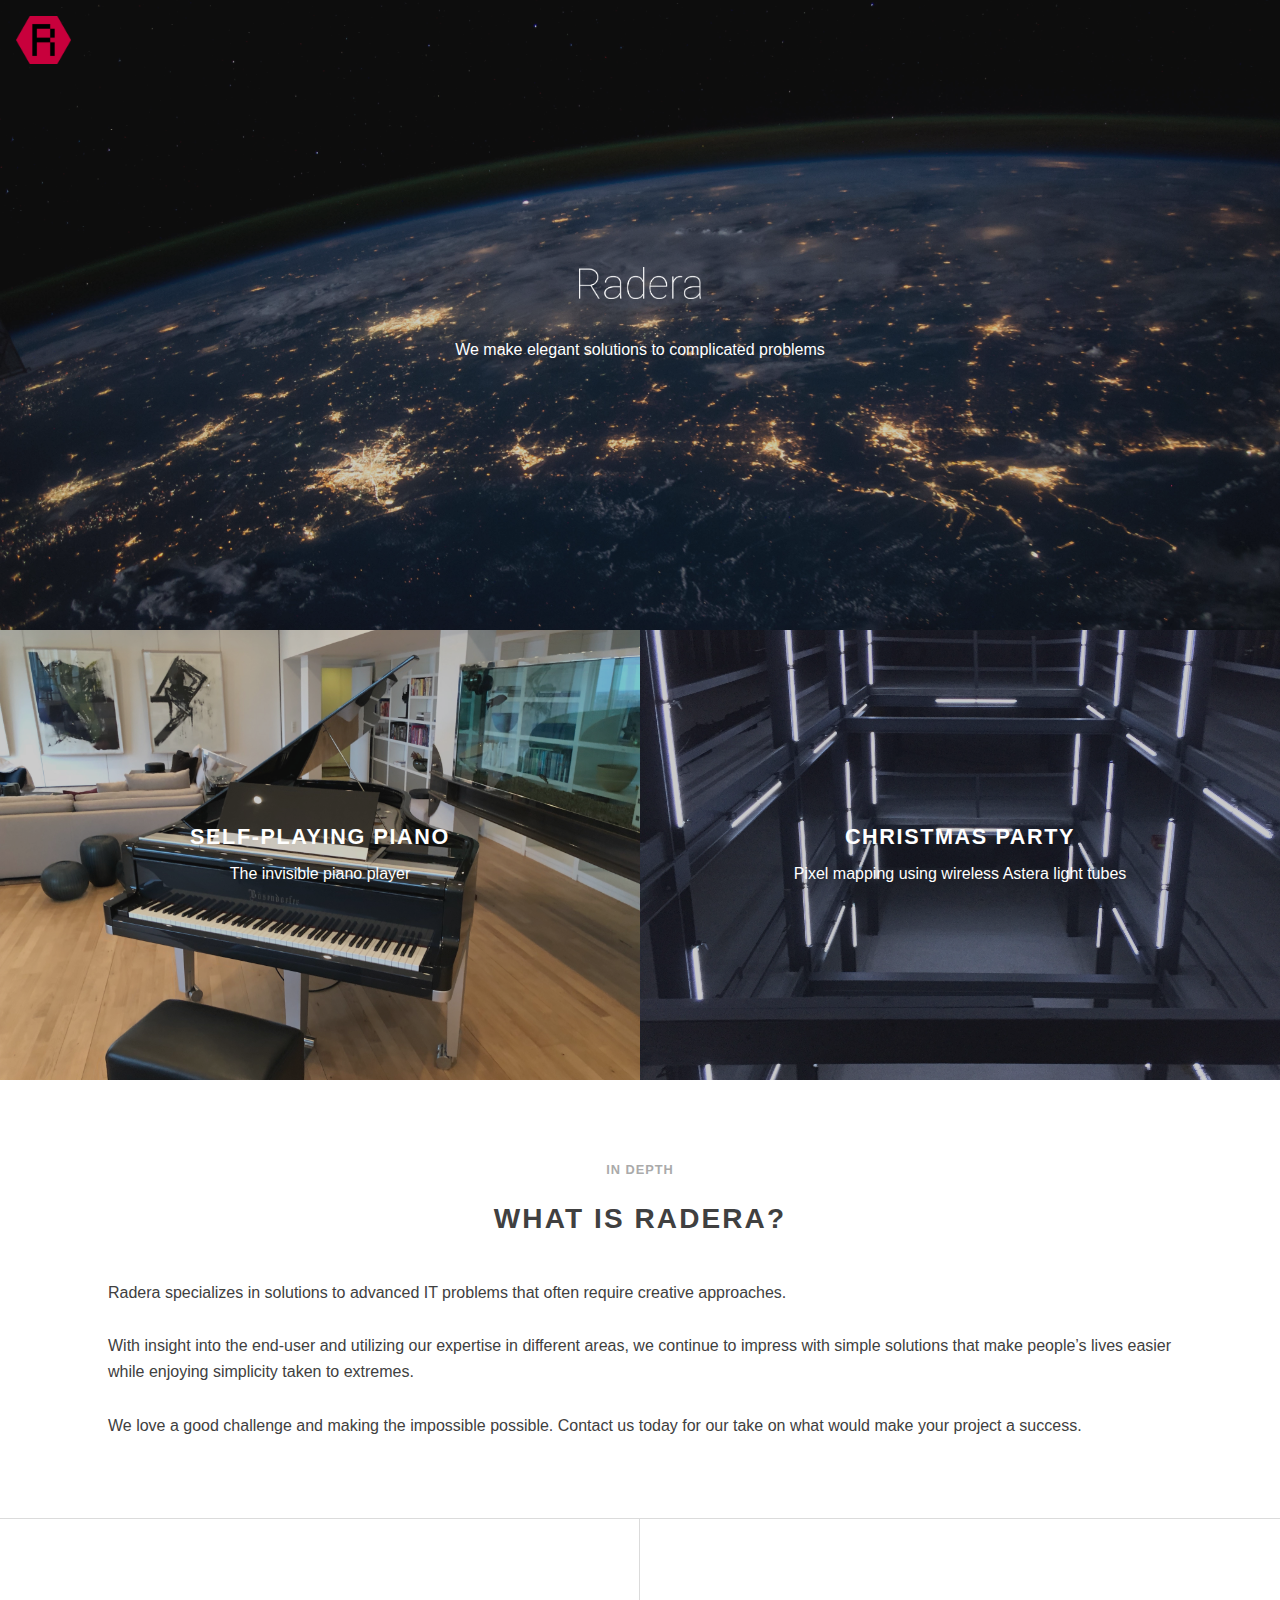
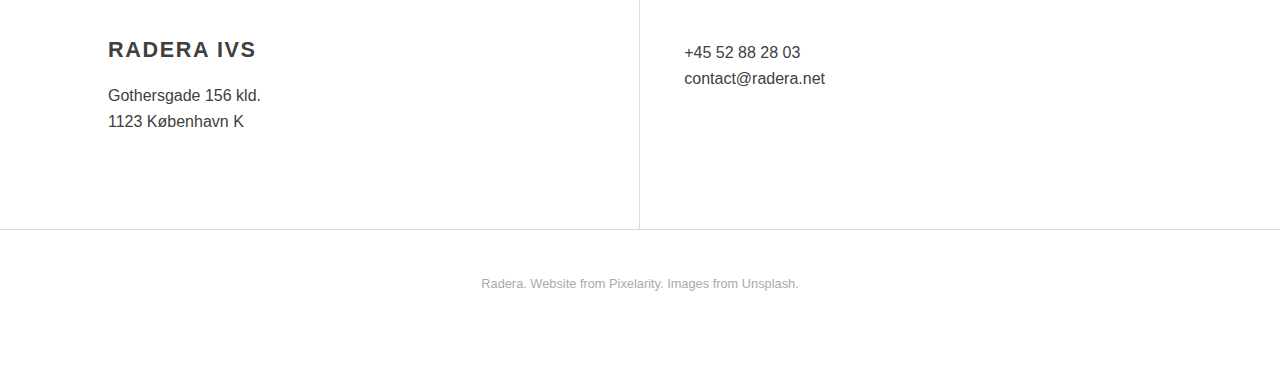
<file: index.html>
<!DOCTYPE HTML>
<!--
	Polymorph by Pixelarity
	pixelarity.com | hello@pixelarity.com
	License: pixelarity.com/license
-->
<html>
	<head>
		<title>Radera</title>
		<meta charset="utf-8" />
		<meta name="viewport" content="width=device-width, initial-scale=1" />
		<!--[if lte IE 8]><script src="assets/js/ie/html5shiv.js"></script><![endif]-->
		<link rel="stylesheet" href="assets/css/main.css" />
		<!--[if lte IE 9]><link rel="stylesheet" href="assets/css/ie9.css" /><![endif]-->
		<!--[if lte IE 8]><link rel="stylesheet" href="assets/css/ie8.css" /><![endif]-->
	</head>
	<body>

		<!-- Wrapper -->
			<div id="wrapper">

				<header>
					<a href="index.html">
						<!--
						<object data="images/logo.svg" type="image/svg+xml" style="height:4em;position:absolute;padding: 1em 0 0 1em;z-index:10000;">
							<img src="images/logo.png" />
						</object>
						-->
						<img src="assets/images/logo.png" style="height:4em;position:absolute;padding: 1em 0 0 1em;z-index:10000;" />
					</a>
				</header>

				<!-- Banner -->
					<section id="banner">

						<!-- One -->
							<article class="full">
								<img src="assets/images/earth.jpg" alt="" data-position="center" />
								<div class="content">
									<!--
									<object data="images/text.svg" type="image/svg+xml" style="height: 2.25em;">
										<img src="images/text.png" />
									</object>
									-->
									<div style="height: 2em; margin-bottom: 3vw;">
										<img src="assets/images/text.png" height="100%" />
									</div>
									<p>We make elegant solutions to complicated problems</p>
								</div>
							</article>

							<!-- Two -->
								<article class="half">
									<img src="assets/images/piano.jpg" alt="" data-position="center" />
									<div class="content">
										<h2><a href="projects">Self-playing piano</a></h2>
										<p>The invisible piano player</p>
									</div>
								</article>

							<!-- Three -->
								<article class="half">
									<img src="assets/images/lights.jpg" alt="" data-position="center" />
									<div class="content">
										<h2><a href="projects">Christmas party</a></h2>
										<p>Pixel mapping using wireless Astera light tubes</p>
									</div>
								</article>
					</section>

				<!-- Main -->
					<div id="main">

						<!-- Post -->
							<section class="main">
								<div class="inner">
									<header class="major">
										<span class="category">In Depth</span>
										<h2>What is Radera?</h2>
									</header>
									<p>Radera specializes in solutions to advanced IT problems that often require creative approaches.</p>

									<p>With insight into the end-user and utilizing our expertise in different areas, we continue to impress with simple solutions that make people’s lives easier while enjoying simplicity taken to extremes.</p>

									<p>We love a good challenge and making the impossible possible. Contact us today for our take on what would make your project a success.</p>
								</div>
							</section>
					</div>

				<!-- Footer -->
					<footer id="footer">
						<div class="inner">
							<section>
								<br />
								<h2>Radera IVS</h2>
								<p>Gothersgade 156 kld.
									<br />
									1123 København K
								</p>
								<br />
								<br />
							</section>
							<section>
								<br />
								<br />
								<br />
								+45 52 88 28 03
								<br />
								contact@radera.net
								<br />
								<br />
							</section>
						</div>
						<div class="copyright">
							<p>Radera. Website from Pixelarity. Images from Unsplash.</p>
						</div>
					</footer>

			</div>

		<!-- Scripts -->
			<script src="assets/js/jquery.min.js"></script>
			<script src="assets/js/jquery.dropotron.min.js"></script>
			<script src="assets/js/skel.min.js"></script>
			<script src="assets/js/util.js"></script>
			<!--[if lte IE 8]><script src="assets/js/ie/respond.min.js"></script><![endif]-->
			<script src="assets/js/main.js"></script>

	</body>
</html>
</file>
<file: assets/css/ie9.css>
/*
	Polymorph by Pixelarity
	pixelarity.com | hello@pixelarity.com
	License: pixelarity.com/license
*/

/* List */

	ul.pagination {
		display: inline-block;
	}

		ul.pagination:after {
			content: '';
			display: block;
			clear: both;
		}

		ul.pagination li {
			float: left;
		}

/* Posts */

	.posts:after {
		content: '';
		display: block;
		clear: both;
	}

	.posts > article {
		float: left;
	}

/* Header */

	#header:after {
		content: '';
		display: block;
		clear: both;
	}

	#header .logo {
		float: left;
	}

	#header nav {
		float: left;
	}

		#header nav:after {
			content: '';
			display: block;
			clear: both;
		}

		#header nav > ul {
			position: absolute;
			top: 0;
			right: 0;
		}

			#header nav > ul > li {
				display: inline-block;
			}

/* Banner */

	#banner:after {
		content: '';
		display: block;
		clear: both;
	}

	#banner > article {
		float: left;
		min-height: 0 !important;
	}

		#banner > article .content {
			margin: 0 auto;
		}

/* Footer */

	#footer > .inner:after {
		content: '';
		display: block;
		clear: both;
	}

	#footer > .inner > section {
		float: left;
		width: 50%;
	}
</file>
<file: assets/css/main.css>
@charset "UTF-8";
@import url(font-awesome.min.css);

/*
	Polymorph by Pixelarity
	pixelarity.com | hello@pixelarity.com
	License: pixelarity.com/license
*/

/* Reset */

	html, body, div, span, applet, object, iframe, h1, h2, h3, h4, h5, h6, p, blockquote, pre, a, abbr, acronym, address, big, cite, code, del, dfn, em, img, ins, kbd, q, s, samp, small, strike, strong, sub, sup, tt, var, b, u, i, center, dl, dt, dd, ol, ul, li, fieldset, form, label, legend, table, caption, tbody, tfoot, thead, tr, th, td, article, aside, canvas, details, embed, figure, figcaption, footer, header, hgroup, menu, nav, output, ruby, section, summary, time, mark, audio, video {
		margin: 0;
		padding: 0;
		border: 0;
		font-size: 100%;
		font: inherit;
		vertical-align: baseline;
	}

	article, aside, details, figcaption, figure, footer, header, hgroup, menu, nav, section {
		display: block;
	}

	body {
		line-height: 1;
	}

	ol, ul {
		list-style: none;
	}

	blockquote, q {
		quotes: none;
	}

	blockquote:before, blockquote:after, q:before, q:after {
		content: '';
		content: none;
	}

	table {
		border-collapse: collapse;
		border-spacing: 0;
	}

	body {
		-webkit-text-size-adjust: none;
	}

/* Box Model */

	*, *:before, *:after {
		-moz-box-sizing: border-box;
		-webkit-box-sizing: border-box;
		box-sizing: border-box;
	}

/* Grid */

	.row {
		border-bottom: solid 1px transparent;
		-moz-box-sizing: border-box;
		-webkit-box-sizing: border-box;
		box-sizing: border-box;
	}

	.row > * {
		float: left;
		-moz-box-sizing: border-box;
		-webkit-box-sizing: border-box;
		box-sizing: border-box;
	}

	.row:after, .row:before {
		content: '';
		display: block;
		clear: both;
		height: 0;
	}

	.row.uniform > * > :first-child {
		margin-top: 0;
	}

	.row.uniform > * > :last-child {
		margin-bottom: 0;
	}

	.row.\30 \25 > * {
		padding: 0 0 0 0em;
	}

	.row.\30 \25 {
		margin: 0 0 -1px 0em;
	}

	.row.uniform.\30 \25 > * {
		padding: 0em 0 0 0em;
	}

	.row.uniform.\30 \25 {
		margin: 0em 0 -1px 0em;
	}

	.row > * {
		padding: 0 0 0 2.75em;
	}

	.row {
		margin: 0 0 -1px -2.75em;
	}

	.row.uniform > * {
		padding: 2.75em 0 0 2.75em;
	}

	.row.uniform {
		margin: -2.75em 0 -1px -2.75em;
	}

	.row.\32 00\25 > * {
		padding: 0 0 0 5.5em;
	}

	.row.\32 00\25 {
		margin: 0 0 -1px -5.5em;
	}

	.row.uniform.\32 00\25 > * {
		padding: 5.5em 0 0 5.5em;
	}

	.row.uniform.\32 00\25 {
		margin: -5.5em 0 -1px -5.5em;
	}

	.row.\31 50\25 > * {
		padding: 0 0 0 4.125em;
	}

	.row.\31 50\25 {
		margin: 0 0 -1px -4.125em;
	}

	.row.uniform.\31 50\25 > * {
		padding: 4.125em 0 0 4.125em;
	}

	.row.uniform.\31 50\25 {
		margin: -4.125em 0 -1px -4.125em;
	}

	.row.\35 0\25 > * {
		padding: 0 0 0 1.375em;
	}

	.row.\35 0\25 {
		margin: 0 0 -1px -1.375em;
	}

	.row.uniform.\35 0\25 > * {
		padding: 1.375em 0 0 1.375em;
	}

	.row.uniform.\35 0\25 {
		margin: -1.375em 0 -1px -1.375em;
	}

	.row.\32 5\25 > * {
		padding: 0 0 0 0.6875em;
	}

	.row.\32 5\25 {
		margin: 0 0 -1px -0.6875em;
	}

	.row.uniform.\32 5\25 > * {
		padding: 0.6875em 0 0 0.6875em;
	}

	.row.uniform.\32 5\25 {
		margin: -0.6875em 0 -1px -0.6875em;
	}

	.\31 2u, .\31 2u\24 {
		width: 100%;
		clear: none;
		margin-left: 0;
	}

	.\31 1u, .\31 1u\24 {
		width: 91.6666666667%;
		clear: none;
		margin-left: 0;
	}

	.\31 0u, .\31 0u\24 {
		width: 83.3333333333%;
		clear: none;
		margin-left: 0;
	}

	.\39 u, .\39 u\24 {
		width: 75%;
		clear: none;
		margin-left: 0;
	}

	.\38 u, .\38 u\24 {
		width: 66.6666666667%;
		clear: none;
		margin-left: 0;
	}

	.\37 u, .\37 u\24 {
		width: 58.3333333333%;
		clear: none;
		margin-left: 0;
	}

	.\36 u, .\36 u\24 {
		width: 50%;
		clear: none;
		margin-left: 0;
	}

	.\35 u, .\35 u\24 {
		width: 41.6666666667%;
		clear: none;
		margin-left: 0;
	}

	.\34 u, .\34 u\24 {
		width: 33.3333333333%;
		clear: none;
		margin-left: 0;
	}

	.\33 u, .\33 u\24 {
		width: 25%;
		clear: none;
		margin-left: 0;
	}

	.\32 u, .\32 u\24 {
		width: 16.6666666667%;
		clear: none;
		margin-left: 0;
	}

	.\31 u, .\31 u\24 {
		width: 8.3333333333%;
		clear: none;
		margin-left: 0;
	}

	.\31 2u\24 + *,
	.\31 1u\24 + *,
	.\31 0u\24 + *,
	.\39 u\24 + *,
	.\38 u\24 + *,
	.\37 u\24 + *,
	.\36 u\24 + *,
	.\35 u\24 + *,
	.\34 u\24 + *,
	.\33 u\24 + *,
	.\32 u\24 + *,
	.\31 u\24 + * {
		clear: left;
	}

	.\-11u {
		margin-left: 91.66667%;
	}

	.\-10u {
		margin-left: 83.33333%;
	}

	.\-9u {
		margin-left: 75%;
	}

	.\-8u {
		margin-left: 66.66667%;
	}

	.\-7u {
		margin-left: 58.33333%;
	}

	.\-6u {
		margin-left: 50%;
	}

	.\-5u {
		margin-left: 41.66667%;
	}

	.\-4u {
		margin-left: 33.33333%;
	}

	.\-3u {
		margin-left: 25%;
	}

	.\-2u {
		margin-left: 16.66667%;
	}

	.\-1u {
		margin-left: 8.33333%;
	}

	@media screen and (max-width: 1680px) {

		.row > * {
			padding: 0 0 0 2.75em;
		}

		.row {
			margin: 0 0 -1px -2.75em;
		}

		.row.uniform > * {
			padding: 2.75em 0 0 2.75em;
		}

		.row.uniform {
			margin: -2.75em 0 -1px -2.75em;
		}

		.row.\32 00\25 > * {
			padding: 0 0 0 5.5em;
		}

		.row.\32 00\25 {
			margin: 0 0 -1px -5.5em;
		}

		.row.uniform.\32 00\25 > * {
			padding: 5.5em 0 0 5.5em;
		}

		.row.uniform.\32 00\25 {
			margin: -5.5em 0 -1px -5.5em;
		}

		.row.\31 50\25 > * {
			padding: 0 0 0 4.125em;
		}

		.row.\31 50\25 {
			margin: 0 0 -1px -4.125em;
		}

		.row.uniform.\31 50\25 > * {
			padding: 4.125em 0 0 4.125em;
		}

		.row.uniform.\31 50\25 {
			margin: -4.125em 0 -1px -4.125em;
		}

		.row.\35 0\25 > * {
			padding: 0 0 0 1.375em;
		}

		.row.\35 0\25 {
			margin: 0 0 -1px -1.375em;
		}

		.row.uniform.\35 0\25 > * {
			padding: 1.375em 0 0 1.375em;
		}

		.row.uniform.\35 0\25 {
			margin: -1.375em 0 -1px -1.375em;
		}

		.row.\32 5\25 > * {
			padding: 0 0 0 0.6875em;
		}

		.row.\32 5\25 {
			margin: 0 0 -1px -0.6875em;
		}

		.row.uniform.\32 5\25 > * {
			padding: 0.6875em 0 0 0.6875em;
		}

		.row.uniform.\32 5\25 {
			margin: -0.6875em 0 -1px -0.6875em;
		}

		.\31 2u\28xlarge\29, .\31 2u\24\28xlarge\29 {
			width: 100%;
			clear: none;
			margin-left: 0;
		}

		.\31 1u\28xlarge\29, .\31 1u\24\28xlarge\29 {
			width: 91.6666666667%;
			clear: none;
			margin-left: 0;
		}

		.\31 0u\28xlarge\29, .\31 0u\24\28xlarge\29 {
			width: 83.3333333333%;
			clear: none;
			margin-left: 0;
		}

		.\39 u\28xlarge\29, .\39 u\24\28xlarge\29 {
			width: 75%;
			clear: none;
			margin-left: 0;
		}

		.\38 u\28xlarge\29, .\38 u\24\28xlarge\29 {
			width: 66.6666666667%;
			clear: none;
			margin-left: 0;
		}

		.\37 u\28xlarge\29, .\37 u\24\28xlarge\29 {
			width: 58.3333333333%;
			clear: none;
			margin-left: 0;
		}

		.\36 u\28xlarge\29, .\36 u\24\28xlarge\29 {
			width: 50%;
			clear: none;
			margin-left: 0;
		}

		.\35 u\28xlarge\29, .\35 u\24\28xlarge\29 {
			width: 41.6666666667%;
			clear: none;
			margin-left: 0;
		}

		.\34 u\28xlarge\29, .\34 u\24\28xlarge\29 {
			width: 33.3333333333%;
			clear: none;
			margin-left: 0;
		}

		.\33 u\28xlarge\29, .\33 u\24\28xlarge\29 {
			width: 25%;
			clear: none;
			margin-left: 0;
		}

		.\32 u\28xlarge\29, .\32 u\24\28xlarge\29 {
			width: 16.6666666667%;
			clear: none;
			margin-left: 0;
		}

		.\31 u\28xlarge\29, .\31 u\24\28xlarge\29 {
			width: 8.3333333333%;
			clear: none;
			margin-left: 0;
		}

		.\31 2u\24\28xlarge\29 + *,
		.\31 1u\24\28xlarge\29 + *,
		.\31 0u\24\28xlarge\29 + *,
		.\39 u\24\28xlarge\29 + *,
		.\38 u\24\28xlarge\29 + *,
		.\37 u\24\28xlarge\29 + *,
		.\36 u\24\28xlarge\29 + *,
		.\35 u\24\28xlarge\29 + *,
		.\34 u\24\28xlarge\29 + *,
		.\33 u\24\28xlarge\29 + *,
		.\32 u\24\28xlarge\29 + *,
		.\31 u\24\28xlarge\29 + * {
			clear: left;
		}

		.\-11u\28xlarge\29 {
			margin-left: 91.66667%;
		}

		.\-10u\28xlarge\29 {
			margin-left: 83.33333%;
		}

		.\-9u\28xlarge\29 {
			margin-left: 75%;
		}

		.\-8u\28xlarge\29 {
			margin-left: 66.66667%;
		}

		.\-7u\28xlarge\29 {
			margin-left: 58.33333%;
		}

		.\-6u\28xlarge\29 {
			margin-left: 50%;
		}

		.\-5u\28xlarge\29 {
			margin-left: 41.66667%;
		}

		.\-4u\28xlarge\29 {
			margin-left: 33.33333%;
		}

		.\-3u\28xlarge\29 {
			margin-left: 25%;
		}

		.\-2u\28xlarge\29 {
			margin-left: 16.66667%;
		}

		.\-1u\28xlarge\29 {
			margin-left: 8.33333%;
		}

	}

	@media screen and (max-width: 1280px) {

		.row > * {
			padding: 0 0 0 2.75em;
		}

		.row {
			margin: 0 0 -1px -2.75em;
		}

		.row.uniform > * {
			padding: 2.75em 0 0 2.75em;
		}

		.row.uniform {
			margin: -2.75em 0 -1px -2.75em;
		}

		.row.\32 00\25 > * {
			padding: 0 0 0 5.5em;
		}

		.row.\32 00\25 {
			margin: 0 0 -1px -5.5em;
		}

		.row.uniform.\32 00\25 > * {
			padding: 5.5em 0 0 5.5em;
		}

		.row.uniform.\32 00\25 {
			margin: -5.5em 0 -1px -5.5em;
		}

		.row.\31 50\25 > * {
			padding: 0 0 0 4.125em;
		}

		.row.\31 50\25 {
			margin: 0 0 -1px -4.125em;
		}

		.row.uniform.\31 50\25 > * {
			padding: 4.125em 0 0 4.125em;
		}

		.row.uniform.\31 50\25 {
			margin: -4.125em 0 -1px -4.125em;
		}

		.row.\35 0\25 > * {
			padding: 0 0 0 1.375em;
		}

		.row.\35 0\25 {
			margin: 0 0 -1px -1.375em;
		}

		.row.uniform.\35 0\25 > * {
			padding: 1.375em 0 0 1.375em;
		}

		.row.uniform.\35 0\25 {
			margin: -1.375em 0 -1px -1.375em;
		}

		.row.\32 5\25 > * {
			padding: 0 0 0 0.6875em;
		}

		.row.\32 5\25 {
			margin: 0 0 -1px -0.6875em;
		}

		.row.uniform.\32 5\25 > * {
			padding: 0.6875em 0 0 0.6875em;
		}

		.row.uniform.\32 5\25 {
			margin: -0.6875em 0 -1px -0.6875em;
		}

		.\31 2u\28large\29, .\31 2u\24\28large\29 {
			width: 100%;
			clear: none;
			margin-left: 0;
		}

		.\31 1u\28large\29, .\31 1u\24\28large\29 {
			width: 91.6666666667%;
			clear: none;
			margin-left: 0;
		}

		.\31 0u\28large\29, .\31 0u\24\28large\29 {
			width: 83.3333333333%;
			clear: none;
			margin-left: 0;
		}

		.\39 u\28large\29, .\39 u\24\28large\29 {
			width: 75%;
			clear: none;
			margin-left: 0;
		}

		.\38 u\28large\29, .\38 u\24\28large\29 {
			width: 66.6666666667%;
			clear: none;
			margin-left: 0;
		}

		.\37 u\28large\29, .\37 u\24\28large\29 {
			width: 58.3333333333%;
			clear: none;
			margin-left: 0;
		}

		.\36 u\28large\29, .\36 u\24\28large\29 {
			width: 50%;
			clear: none;
			margin-left: 0;
		}

		.\35 u\28large\29, .\35 u\24\28large\29 {
			width: 41.6666666667%;
			clear: none;
			margin-left: 0;
		}

		.\34 u\28large\29, .\34 u\24\28large\29 {
			width: 33.3333333333%;
			clear: none;
			margin-left: 0;
		}

		.\33 u\28large\29, .\33 u\24\28large\29 {
			width: 25%;
			clear: none;
			margin-left: 0;
		}

		.\32 u\28large\29, .\32 u\24\28large\29 {
			width: 16.6666666667%;
			clear: none;
			margin-left: 0;
		}

		.\31 u\28large\29, .\31 u\24\28large\29 {
			width: 8.3333333333%;
			clear: none;
			margin-left: 0;
		}

		.\31 2u\24\28large\29 + *,
		.\31 1u\24\28large\29 + *,
		.\31 0u\24\28large\29 + *,
		.\39 u\24\28large\29 + *,
		.\38 u\24\28large\29 + *,
		.\37 u\24\28large\29 + *,
		.\36 u\24\28large\29 + *,
		.\35 u\24\28large\29 + *,
		.\34 u\24\28large\29 + *,
		.\33 u\24\28large\29 + *,
		.\32 u\24\28large\29 + *,
		.\31 u\24\28large\29 + * {
			clear: left;
		}

		.\-11u\28large\29 {
			margin-left: 91.66667%;
		}

		.\-10u\28large\29 {
			margin-left: 83.33333%;
		}

		.\-9u\28large\29 {
			margin-left: 75%;
		}

		.\-8u\28large\29 {
			margin-left: 66.66667%;
		}

		.\-7u\28large\29 {
			margin-left: 58.33333%;
		}

		.\-6u\28large\29 {
			margin-left: 50%;
		}

		.\-5u\28large\29 {
			margin-left: 41.66667%;
		}

		.\-4u\28large\29 {
			margin-left: 33.33333%;
		}

		.\-3u\28large\29 {
			margin-left: 25%;
		}

		.\-2u\28large\29 {
			margin-left: 16.66667%;
		}

		.\-1u\28large\29 {
			margin-left: 8.33333%;
		}

	}

	@media screen and (max-width: 980px) {

		.row > * {
			padding: 0 0 0 2em;
		}

		.row {
			margin: 0 0 -1px -2em;
		}

		.row.uniform > * {
			padding: 2em 0 0 2em;
		}

		.row.uniform {
			margin: -2em 0 -1px -2em;
		}

		.row.\32 00\25 > * {
			padding: 0 0 0 4em;
		}

		.row.\32 00\25 {
			margin: 0 0 -1px -4em;
		}

		.row.uniform.\32 00\25 > * {
			padding: 4em 0 0 4em;
		}

		.row.uniform.\32 00\25 {
			margin: -4em 0 -1px -4em;
		}

		.row.\31 50\25 > * {
			padding: 0 0 0 3em;
		}

		.row.\31 50\25 {
			margin: 0 0 -1px -3em;
		}

		.row.uniform.\31 50\25 > * {
			padding: 3em 0 0 3em;
		}

		.row.uniform.\31 50\25 {
			margin: -3em 0 -1px -3em;
		}

		.row.\35 0\25 > * {
			padding: 0 0 0 1em;
		}

		.row.\35 0\25 {
			margin: 0 0 -1px -1em;
		}

		.row.uniform.\35 0\25 > * {
			padding: 1em 0 0 1em;
		}

		.row.uniform.\35 0\25 {
			margin: -1em 0 -1px -1em;
		}

		.row.\32 5\25 > * {
			padding: 0 0 0 0.5em;
		}

		.row.\32 5\25 {
			margin: 0 0 -1px -0.5em;
		}

		.row.uniform.\32 5\25 > * {
			padding: 0.5em 0 0 0.5em;
		}

		.row.uniform.\32 5\25 {
			margin: -0.5em 0 -1px -0.5em;
		}

		.\31 2u\28medium\29, .\31 2u\24\28medium\29 {
			width: 100%;
			clear: none;
			margin-left: 0;
		}

		.\31 1u\28medium\29, .\31 1u\24\28medium\29 {
			width: 91.6666666667%;
			clear: none;
			margin-left: 0;
		}

		.\31 0u\28medium\29, .\31 0u\24\28medium\29 {
			width: 83.3333333333%;
			clear: none;
			margin-left: 0;
		}

		.\39 u\28medium\29, .\39 u\24\28medium\29 {
			width: 75%;
			clear: none;
			margin-left: 0;
		}

		.\38 u\28medium\29, .\38 u\24\28medium\29 {
			width: 66.6666666667%;
			clear: none;
			margin-left: 0;
		}

		.\37 u\28medium\29, .\37 u\24\28medium\29 {
			width: 58.3333333333%;
			clear: none;
			margin-left: 0;
		}

		.\36 u\28medium\29, .\36 u\24\28medium\29 {
			width: 50%;
			clear: none;
			margin-left: 0;
		}

		.\35 u\28medium\29, .\35 u\24\28medium\29 {
			width: 41.6666666667%;
			clear: none;
			margin-left: 0;
		}

		.\34 u\28medium\29, .\34 u\24\28medium\29 {
			width: 33.3333333333%;
			clear: none;
			margin-left: 0;
		}

		.\33 u\28medium\29, .\33 u\24\28medium\29 {
			width: 25%;
			clear: none;
			margin-left: 0;
		}

		.\32 u\28medium\29, .\32 u\24\28medium\29 {
			width: 16.6666666667%;
			clear: none;
			margin-left: 0;
		}

		.\31 u\28medium\29, .\31 u\24\28medium\29 {
			width: 8.3333333333%;
			clear: none;
			margin-left: 0;
		}

		.\31 2u\24\28medium\29 + *,
		.\31 1u\24\28medium\29 + *,
		.\31 0u\24\28medium\29 + *,
		.\39 u\24\28medium\29 + *,
		.\38 u\24\28medium\29 + *,
		.\37 u\24\28medium\29 + *,
		.\36 u\24\28medium\29 + *,
		.\35 u\24\28medium\29 + *,
		.\34 u\24\28medium\29 + *,
		.\33 u\24\28medium\29 + *,
		.\32 u\24\28medium\29 + *,
		.\31 u\24\28medium\29 + * {
			clear: left;
		}

		.\-11u\28medium\29 {
			margin-left: 91.66667%;
		}

		.\-10u\28medium\29 {
			margin-left: 83.33333%;
		}

		.\-9u\28medium\29 {
			margin-left: 75%;
		}

		.\-8u\28medium\29 {
			margin-left: 66.66667%;
		}

		.\-7u\28medium\29 {
			margin-left: 58.33333%;
		}

		.\-6u\28medium\29 {
			margin-left: 50%;
		}

		.\-5u\28medium\29 {
			margin-left: 41.66667%;
		}

		.\-4u\28medium\29 {
			margin-left: 33.33333%;
		}

		.\-3u\28medium\29 {
			margin-left: 25%;
		}

		.\-2u\28medium\29 {
			margin-left: 16.66667%;
		}

		.\-1u\28medium\29 {
			margin-left: 8.33333%;
		}

	}

	@media screen and (max-width: 736px) {

		.row > * {
			padding: 0 0 0 1em;
		}

		.row {
			margin: 0 0 -1px -1em;
		}

		.row.uniform > * {
			padding: 1em 0 0 1em;
		}

		.row.uniform {
			margin: -1em 0 -1px -1em;
		}

		.row.\32 00\25 > * {
			padding: 0 0 0 2em;
		}

		.row.\32 00\25 {
			margin: 0 0 -1px -2em;
		}

		.row.uniform.\32 00\25 > * {
			padding: 2em 0 0 2em;
		}

		.row.uniform.\32 00\25 {
			margin: -2em 0 -1px -2em;
		}

		.row.\31 50\25 > * {
			padding: 0 0 0 1.5em;
		}

		.row.\31 50\25 {
			margin: 0 0 -1px -1.5em;
		}

		.row.uniform.\31 50\25 > * {
			padding: 1.5em 0 0 1.5em;
		}

		.row.uniform.\31 50\25 {
			margin: -1.5em 0 -1px -1.5em;
		}

		.row.\35 0\25 > * {
			padding: 0 0 0 0.5em;
		}

		.row.\35 0\25 {
			margin: 0 0 -1px -0.5em;
		}

		.row.uniform.\35 0\25 > * {
			padding: 0.5em 0 0 0.5em;
		}

		.row.uniform.\35 0\25 {
			margin: -0.5em 0 -1px -0.5em;
		}

		.row.\32 5\25 > * {
			padding: 0 0 0 0.25em;
		}

		.row.\32 5\25 {
			margin: 0 0 -1px -0.25em;
		}

		.row.uniform.\32 5\25 > * {
			padding: 0.25em 0 0 0.25em;
		}

		.row.uniform.\32 5\25 {
			margin: -0.25em 0 -1px -0.25em;
		}

		.\31 2u\28small\29, .\31 2u\24\28small\29 {
			width: 100%;
			clear: none;
			margin-left: 0;
		}

		.\31 1u\28small\29, .\31 1u\24\28small\29 {
			width: 91.6666666667%;
			clear: none;
			margin-left: 0;
		}

		.\31 0u\28small\29, .\31 0u\24\28small\29 {
			width: 83.3333333333%;
			clear: none;
			margin-left: 0;
		}

		.\39 u\28small\29, .\39 u\24\28small\29 {
			width: 75%;
			clear: none;
			margin-left: 0;
		}

		.\38 u\28small\29, .\38 u\24\28small\29 {
			width: 66.6666666667%;
			clear: none;
			margin-left: 0;
		}

		.\37 u\28small\29, .\37 u\24\28small\29 {
			width: 58.3333333333%;
			clear: none;
			margin-left: 0;
		}

		.\36 u\28small\29, .\36 u\24\28small\29 {
			width: 50%;
			clear: none;
			margin-left: 0;
		}

		.\35 u\28small\29, .\35 u\24\28small\29 {
			width: 41.6666666667%;
			clear: none;
			margin-left: 0;
		}

		.\34 u\28small\29, .\34 u\24\28small\29 {
			width: 33.3333333333%;
			clear: none;
			margin-left: 0;
		}

		.\33 u\28small\29, .\33 u\24\28small\29 {
			width: 25%;
			clear: none;
			margin-left: 0;
		}

		.\32 u\28small\29, .\32 u\24\28small\29 {
			width: 16.6666666667%;
			clear: none;
			margin-left: 0;
		}

		.\31 u\28small\29, .\31 u\24\28small\29 {
			width: 8.3333333333%;
			clear: none;
			margin-left: 0;
		}

		.\31 2u\24\28small\29 + *,
		.\31 1u\24\28small\29 + *,
		.\31 0u\24\28small\29 + *,
		.\39 u\24\28small\29 + *,
		.\38 u\24\28small\29 + *,
		.\37 u\24\28small\29 + *,
		.\36 u\24\28small\29 + *,
		.\35 u\24\28small\29 + *,
		.\34 u\24\28small\29 + *,
		.\33 u\24\28small\29 + *,
		.\32 u\24\28small\29 + *,
		.\31 u\24\28small\29 + * {
			clear: left;
		}

		.\-11u\28small\29 {
			margin-left: 91.66667%;
		}

		.\-10u\28small\29 {
			margin-left: 83.33333%;
		}

		.\-9u\28small\29 {
			margin-left: 75%;
		}

		.\-8u\28small\29 {
			margin-left: 66.66667%;
		}

		.\-7u\28small\29 {
			margin-left: 58.33333%;
		}

		.\-6u\28small\29 {
			margin-left: 50%;
		}

		.\-5u\28small\29 {
			margin-left: 41.66667%;
		}

		.\-4u\28small\29 {
			margin-left: 33.33333%;
		}

		.\-3u\28small\29 {
			margin-left: 25%;
		}

		.\-2u\28small\29 {
			margin-left: 16.66667%;
		}

		.\-1u\28small\29 {
			margin-left: 8.33333%;
		}

	}

	@media screen and (max-width: 480px) {

		.row > * {
			padding: 0 0 0 1em;
		}

		.row {
			margin: 0 0 -1px -1em;
		}

		.row.uniform > * {
			padding: 1em 0 0 1em;
		}

		.row.uniform {
			margin: -1em 0 -1px -1em;
		}

		.row.\32 00\25 > * {
			padding: 0 0 0 2em;
		}

		.row.\32 00\25 {
			margin: 0 0 -1px -2em;
		}

		.row.uniform.\32 00\25 > * {
			padding: 2em 0 0 2em;
		}

		.row.uniform.\32 00\25 {
			margin: -2em 0 -1px -2em;
		}

		.row.\31 50\25 > * {
			padding: 0 0 0 1.5em;
		}

		.row.\31 50\25 {
			margin: 0 0 -1px -1.5em;
		}

		.row.uniform.\31 50\25 > * {
			padding: 1.5em 0 0 1.5em;
		}

		.row.uniform.\31 50\25 {
			margin: -1.5em 0 -1px -1.5em;
		}

		.row.\35 0\25 > * {
			padding: 0 0 0 0.5em;
		}

		.row.\35 0\25 {
			margin: 0 0 -1px -0.5em;
		}

		.row.uniform.\35 0\25 > * {
			padding: 0.5em 0 0 0.5em;
		}

		.row.uniform.\35 0\25 {
			margin: -0.5em 0 -1px -0.5em;
		}

		.row.\32 5\25 > * {
			padding: 0 0 0 0.25em;
		}

		.row.\32 5\25 {
			margin: 0 0 -1px -0.25em;
		}

		.row.uniform.\32 5\25 > * {
			padding: 0.25em 0 0 0.25em;
		}

		.row.uniform.\32 5\25 {
			margin: -0.25em 0 -1px -0.25em;
		}

		.\31 2u\28xsmall\29, .\31 2u\24\28xsmall\29 {
			width: 100%;
			clear: none;
			margin-left: 0;
		}

		.\31 1u\28xsmall\29, .\31 1u\24\28xsmall\29 {
			width: 91.6666666667%;
			clear: none;
			margin-left: 0;
		}

		.\31 0u\28xsmall\29, .\31 0u\24\28xsmall\29 {
			width: 83.3333333333%;
			clear: none;
			margin-left: 0;
		}

		.\39 u\28xsmall\29, .\39 u\24\28xsmall\29 {
			width: 75%;
			clear: none;
			margin-left: 0;
		}

		.\38 u\28xsmall\29, .\38 u\24\28xsmall\29 {
			width: 66.6666666667%;
			clear: none;
			margin-left: 0;
		}

		.\37 u\28xsmall\29, .\37 u\24\28xsmall\29 {
			width: 58.3333333333%;
			clear: none;
			margin-left: 0;
		}

		.\36 u\28xsmall\29, .\36 u\24\28xsmall\29 {
			width: 50%;
			clear: none;
			margin-left: 0;
		}

		.\35 u\28xsmall\29, .\35 u\24\28xsmall\29 {
			width: 41.6666666667%;
			clear: none;
			margin-left: 0;
		}

		.\34 u\28xsmall\29, .\34 u\24\28xsmall\29 {
			width: 33.3333333333%;
			clear: none;
			margin-left: 0;
		}

		.\33 u\28xsmall\29, .\33 u\24\28xsmall\29 {
			width: 25%;
			clear: none;
			margin-left: 0;
		}

		.\32 u\28xsmall\29, .\32 u\24\28xsmall\29 {
			width: 16.6666666667%;
			clear: none;
			margin-left: 0;
		}

		.\31 u\28xsmall\29, .\31 u\24\28xsmall\29 {
			width: 8.3333333333%;
			clear: none;
			margin-left: 0;
		}

		.\31 2u\24\28xsmall\29 + *,
		.\31 1u\24\28xsmall\29 + *,
		.\31 0u\24\28xsmall\29 + *,
		.\39 u\24\28xsmall\29 + *,
		.\38 u\24\28xsmall\29 + *,
		.\37 u\24\28xsmall\29 + *,
		.\36 u\24\28xsmall\29 + *,
		.\35 u\24\28xsmall\29 + *,
		.\34 u\24\28xsmall\29 + *,
		.\33 u\24\28xsmall\29 + *,
		.\32 u\24\28xsmall\29 + *,
		.\31 u\24\28xsmall\29 + * {
			clear: left;
		}

		.\-11u\28xsmall\29 {
			margin-left: 91.66667%;
		}

		.\-10u\28xsmall\29 {
			margin-left: 83.33333%;
		}

		.\-9u\28xsmall\29 {
			margin-left: 75%;
		}

		.\-8u\28xsmall\29 {
			margin-left: 66.66667%;
		}

		.\-7u\28xsmall\29 {
			margin-left: 58.33333%;
		}

		.\-6u\28xsmall\29 {
			margin-left: 50%;
		}

		.\-5u\28xsmall\29 {
			margin-left: 41.66667%;
		}

		.\-4u\28xsmall\29 {
			margin-left: 33.33333%;
		}

		.\-3u\28xsmall\29 {
			margin-left: 25%;
		}

		.\-2u\28xsmall\29 {
			margin-left: 16.66667%;
		}

		.\-1u\28xsmall\29 {
			margin-left: 8.33333%;
		}

	}

	@media screen and (max-width: 360px) {

		.row > * {
			padding: 0 0 0 1em;
		}

		.row {
			margin: 0 0 -1px -1em;
		}

		.row.uniform > * {
			padding: 1em 0 0 1em;
		}

		.row.uniform {
			margin: -1em 0 -1px -1em;
		}

		.row.\32 00\25 > * {
			padding: 0 0 0 2em;
		}

		.row.\32 00\25 {
			margin: 0 0 -1px -2em;
		}

		.row.uniform.\32 00\25 > * {
			padding: 2em 0 0 2em;
		}

		.row.uniform.\32 00\25 {
			margin: -2em 0 -1px -2em;
		}

		.row.\31 50\25 > * {
			padding: 0 0 0 1.5em;
		}

		.row.\31 50\25 {
			margin: 0 0 -1px -1.5em;
		}

		.row.uniform.\31 50\25 > * {
			padding: 1.5em 0 0 1.5em;
		}

		.row.uniform.\31 50\25 {
			margin: -1.5em 0 -1px -1.5em;
		}

		.row.\35 0\25 > * {
			padding: 0 0 0 0.5em;
		}

		.row.\35 0\25 {
			margin: 0 0 -1px -0.5em;
		}

		.row.uniform.\35 0\25 > * {
			padding: 0.5em 0 0 0.5em;
		}

		.row.uniform.\35 0\25 {
			margin: -0.5em 0 -1px -0.5em;
		}

		.row.\32 5\25 > * {
			padding: 0 0 0 0.25em;
		}

		.row.\32 5\25 {
			margin: 0 0 -1px -0.25em;
		}

		.row.uniform.\32 5\25 > * {
			padding: 0.25em 0 0 0.25em;
		}

		.row.uniform.\32 5\25 {
			margin: -0.25em 0 -1px -0.25em;
		}

		.\31 2u\28xxsmall\29, .\31 2u\24\28xxsmall\29 {
			width: 100%;
			clear: none;
			margin-left: 0;
		}

		.\31 1u\28xxsmall\29, .\31 1u\24\28xxsmall\29 {
			width: 91.6666666667%;
			clear: none;
			margin-left: 0;
		}

		.\31 0u\28xxsmall\29, .\31 0u\24\28xxsmall\29 {
			width: 83.3333333333%;
			clear: none;
			margin-left: 0;
		}

		.\39 u\28xxsmall\29, .\39 u\24\28xxsmall\29 {
			width: 75%;
			clear: none;
			margin-left: 0;
		}

		.\38 u\28xxsmall\29, .\38 u\24\28xxsmall\29 {
			width: 66.6666666667%;
			clear: none;
			margin-left: 0;
		}

		.\37 u\28xxsmall\29, .\37 u\24\28xxsmall\29 {
			width: 58.3333333333%;
			clear: none;
			margin-left: 0;
		}

		.\36 u\28xxsmall\29, .\36 u\24\28xxsmall\29 {
			width: 50%;
			clear: none;
			margin-left: 0;
		}

		.\35 u\28xxsmall\29, .\35 u\24\28xxsmall\29 {
			width: 41.6666666667%;
			clear: none;
			margin-left: 0;
		}

		.\34 u\28xxsmall\29, .\34 u\24\28xxsmall\29 {
			width: 33.3333333333%;
			clear: none;
			margin-left: 0;
		}

		.\33 u\28xxsmall\29, .\33 u\24\28xxsmall\29 {
			width: 25%;
			clear: none;
			margin-left: 0;
		}

		.\32 u\28xxsmall\29, .\32 u\24\28xxsmall\29 {
			width: 16.6666666667%;
			clear: none;
			margin-left: 0;
		}

		.\31 u\28xxsmall\29, .\31 u\24\28xxsmall\29 {
			width: 8.3333333333%;
			clear: none;
			margin-left: 0;
		}

		.\31 2u\24\28xxsmall\29 + *,
		.\31 1u\24\28xxsmall\29 + *,
		.\31 0u\24\28xxsmall\29 + *,
		.\39 u\24\28xxsmall\29 + *,
		.\38 u\24\28xxsmall\29 + *,
		.\37 u\24\28xxsmall\29 + *,
		.\36 u\24\28xxsmall\29 + *,
		.\35 u\24\28xxsmall\29 + *,
		.\34 u\24\28xxsmall\29 + *,
		.\33 u\24\28xxsmall\29 + *,
		.\32 u\24\28xxsmall\29 + *,
		.\31 u\24\28xxsmall\29 + * {
			clear: left;
		}

		.\-11u\28xxsmall\29 {
			margin-left: 91.66667%;
		}

		.\-10u\28xxsmall\29 {
			margin-left: 83.33333%;
		}

		.\-9u\28xxsmall\29 {
			margin-left: 75%;
		}

		.\-8u\28xxsmall\29 {
			margin-left: 66.66667%;
		}

		.\-7u\28xxsmall\29 {
			margin-left: 58.33333%;
		}

		.\-6u\28xxsmall\29 {
			margin-left: 50%;
		}

		.\-5u\28xxsmall\29 {
			margin-left: 41.66667%;
		}

		.\-4u\28xxsmall\29 {
			margin-left: 33.33333%;
		}

		.\-3u\28xxsmall\29 {
			margin-left: 25%;
		}

		.\-2u\28xxsmall\29 {
			margin-left: 16.66667%;
		}

		.\-1u\28xxsmall\29 {
			margin-left: 8.33333%;
		}

	}

/* Basic */

	@-ms-viewport {
		width: device-width;
	}

	body {
		-ms-overflow-style: scrollbar;
	}

	@media screen and (max-width: 480px) {

		html, body {
			min-width: 320px;
		}

	}

	body {
		background: #ffffff;
	}

		body.is-loading *, body.is-loading *:before, body.is-loading *:after {
			-moz-animation: none !important;
			-webkit-animation: none !important;
			-ms-animation: none !important;
			animation: none !important;
			-moz-transition: none !important;
			-webkit-transition: none !important;
			-ms-transition: none !important;
			transition: none !important;
		}

/* Type */

	body {
		background-color: #ffffff;
		color: #404040;
	}

	body, input, select, textarea {
		font-family: Helvetica, sans-serif;
		font-size: 16pt;
		font-weight: 300;
		line-height: 1.6;
	}

		@media screen and (max-width: 1680px) {

			body, input, select, textarea {
				font-size: 13pt;
			}

		}

		@media screen and (max-width: 1280px) {

			body, input, select, textarea {
				font-size: 12pt;
			}

		}

		@media screen and (max-width: 360px) {

			body, input, select, textarea {
				font-size: 11pt;
			}

		}

	a {
		-moz-transition: border-bottom-color 0.2s ease-in-out, color 0.2s ease-in-out;
		-webkit-transition: border-bottom-color 0.2s ease-in-out, color 0.2s ease-in-out;
		-ms-transition: border-bottom-color 0.2s ease-in-out, color 0.2s ease-in-out;
		transition: border-bottom-color 0.2s ease-in-out, color 0.2s ease-in-out;
		text-decoration: none;
		border-bottom: dotted 1px;
	}

		a:before {
			-moz-transition: color 0.2s ease-in-out;
			-webkit-transition: color 0.2s ease-in-out;
			-ms-transition: color 0.2s ease-in-out;
			transition: color 0.2s ease-in-out;
		}

		a:hover {
			color: #e66666 !important;
			border-bottom-color: transparent;
		}

			a:hover:before {
				color: #e66666 !important;
			}

	strong, b {
		font-weight: 900;
	}

	em, i {
		font-style: italic;
	}

	p {
		margin: 0 0 1.75em 0;
	}

	h1, h2, h3, h4, h5, h6 {
		font-weight: 900;
		line-height: 1.3;
		margin: 2.1875em 0 0.875em 0;
		text-transform: uppercase;
		letter-spacing: 0.075em;
	}

		h1 a, h2 a, h3 a, h4 a, h5 a, h6 a {
			border-bottom: 0;
			color: inherit;
			text-decoration: none;
		}

		h1:first-child, h2:first-child, h3:first-child, h4:first-child, h5:first-child, h6:first-child {
			margin-top: 0;
		}

	h2 {
		font-size: 1.35em;
	}

	h3 {
		font-size: 1.2em;
	}

	h4 {
		font-size: 1em;
	}

	h5 {
		font-size: 0.9em;
	}

	h6 {
		font-size: 0.7em;
	}

	@media screen and (max-width: 736px) {

		h2 {
			font-size: 1.25em;
		}

		h3 {
			font-size: 1em;
		}

	}

	sub {
		font-size: 0.8em;
		position: relative;
		top: 0.5em;
	}

	sup {
		font-size: 0.8em;
		position: relative;
		top: -0.5em;
	}

	blockquote {
		border-left: solid 4px;
		font-style: italic;
		margin: 0 0 1.75em 0;
		padding: 0.4375em 0 0.4375em 1.75em;
	}

	code {
		border: solid 1px;
		font-family: "Courier New", monospace;
		font-size: 0.9em;
		margin: 0 0.25em;
		padding: 0.25em 0.65em;
	}

	pre {
		-webkit-overflow-scrolling: touch;
		font-family: "Courier New", monospace;
		font-size: 0.9em;
		margin: 0 0 1.75em 0;
	}

		pre code {
			display: block;
			line-height: 1.75;
			padding: 1em 1.5em;
			overflow-x: auto;
		}

	hr {
		border: 0;
		border-bottom: solid 1px;
		margin: 1.75em 0;
	}

		hr.major {
			margin: 2.625em 0;
		}

	.align-left {
		text-align: left;
	}

	.align-center {
		text-align: center;
	}

	.align-right {
		text-align: right;
	}

	input, select, textarea {
		color: #404040;
	}

	a {
		color: #e66666;
	}

	strong, b {
		color: #404040;
	}

	h1, h2, h3, h4, h5, h6 {
		color: #404040 !important;
	}

	blockquote {
		border-left-color: #dbdbdb;
	}

	code {
		background: rgba(144, 144, 144, 0.075);
		border-color: #dbdbdb;
	}

	hr {
		border-bottom-color: #dbdbdb;
	}

/* Box */

	.box {
		border: solid 1px;
		margin-bottom: 1.75em;
		padding: 1.5em;
	}

		.box > :last-child,
		.box > :last-child > :last-child,
		.box > :last-child > :last-child > :last-child {
			margin-bottom: 0;
		}

		.box.alt {
			border: 0;
			border-radius: 0;
			padding: 0;
		}

	.box {
		border-color: #dbdbdb;
	}

/* Button */

	input[type="submit"],
	input[type="reset"],
	input[type="button"],
	button,
	.button {
		-moz-appearance: none;
		-webkit-appearance: none;
		-ms-appearance: none;
		appearance: none;
		-moz-transition: background-color 0.2s ease-in-out, color 0.2s ease-in-out;
		-webkit-transition: background-color 0.2s ease-in-out, color 0.2s ease-in-out;
		-ms-transition: background-color 0.2s ease-in-out, color 0.2s ease-in-out;
		transition: background-color 0.2s ease-in-out, color 0.2s ease-in-out;
		border-radius: 0;
		border: 0;
		cursor: pointer;
		display: inline-block;
		font-weight: 900;
		height: 3.4375em;
		line-height: 3.4375em;
		padding: 0 2em;
		text-align: center;
		text-decoration: none;
		white-space: nowrap;
		text-transform: uppercase;
		font-size: 0.8em;
		letter-spacing: 0.075em;
	}

		input[type="submit"].icon,
		input[type="reset"].icon,
		input[type="button"].icon,
		button.icon,
		.button.icon {
			padding-left: 1.35em;
		}

			input[type="submit"].icon:before,
			input[type="reset"].icon:before,
			input[type="button"].icon:before,
			button.icon:before,
			.button.icon:before {
				margin-right: 0.5em;
			}

		input[type="submit"].fit,
		input[type="reset"].fit,
		input[type="button"].fit,
		button.fit,
		.button.fit {
			display: block;
			margin: 0 0 0.875em 0;
			width: 100%;
		}

		input[type="submit"].small,
		input[type="reset"].small,
		input[type="button"].small,
		button.small,
		.button.small {
			font-size: 0.8em;
		}

		input[type="submit"].big,
		input[type="reset"].big,
		input[type="button"].big,
		button.big,
		.button.big {
			font-size: 1.35em;
		}

		input[type="submit"].disabled, input[type="submit"]:disabled,
		input[type="reset"].disabled,
		input[type="reset"]:disabled,
		input[type="button"].disabled,
		input[type="button"]:disabled,
		button.disabled,
		button:disabled,
		.button.disabled,
		.button:disabled {
			-moz-pointer-events: none;
			-webkit-pointer-events: none;
			-ms-pointer-events: none;
			pointer-events: none;
			opacity: 0.25;
		}

		@media screen and (max-width: 480px) {

			input[type="submit"],
			input[type="reset"],
			input[type="button"],
			button,
			.button {
				padding: 0;
			}

		}

	input[type="submit"],
	input[type="reset"],
	input[type="button"],
	button {
		line-height: 3.09375em;
	}

	input[type="submit"],
	input[type="reset"],
	input[type="button"],
	button,
	.button {
		background-color: transparent;
		box-shadow: inset 0 0 0 1px #dbdbdb;
		color: #404040 !important;
	}

		input[type="submit"]:hover,
		input[type="reset"]:hover,
		input[type="button"]:hover,
		button:hover,
		.button:hover {
			background-color: rgba(144, 144, 144, 0.075);
			color: inherit !important;
		}

		input[type="submit"]:active,
		input[type="reset"]:active,
		input[type="button"]:active,
		button:active,
		.button:active {
			background-color: rgba(144, 144, 144, 0.2);
		}

		input[type="submit"].special,
		input[type="reset"].special,
		input[type="button"].special,
		button.special,
		.button.special {
			box-shadow: none;
			background-color: #404040;
			color: #ffffff !important;
		}

			input[type="submit"].special:hover,
			input[type="reset"].special:hover,
			input[type="button"].special:hover,
			button.special:hover,
			.button.special:hover {
				background-color: #4d4d4d;
			}

			input[type="submit"].special:active,
			input[type="reset"].special:active,
			input[type="button"].special:active,
			button.special:active,
			.button.special:active {
				background-color: #333333;
			}

/* Form */

	form {
		margin: 0 0 1.75em 0;
		margin-top: 0;
	}

		form:after {
			content: '';
			display: block;
			clear: both;
			height: 1px;
		}

		form .field {
			position: relative;
			float: left;
			margin: 0 0 1.375em 0;
			vertical-align: top;
			width: 100%;
		}

		form .half {
			width: calc(50% + 0.6875em) !important;
			padding-left: 1.375em;
		}

		form .half.first {
			width: calc(50% - 0.6875em) !important;
			padding-left: 0;
		}

		form :last-child {
			margin-bottom: 0;
		}

		form .half:nth-last-child(2) {
			margin-bottom: 0;
		}

		form .actions {
			position: relative;
			clear: both;
			margin-bottom: 0 !important;
		}

		@media screen and (max-width: 980px) {

			form .half {
				width: 100% !important;
				padding-left: 0;
			}

			form .half.first {
				width: 100% !important;
				padding-left: 0;
			}

			form .half:nth-last-child(2) {
				margin: 0 0 1.1375em 0;
			}

		}

	label {
		display: block;
		font-size: 0.9em;
		font-weight: 900;
		margin: 0 0 0.875em 0;
	}

	input[type="text"],
	input[type="password"],
	input[type="email"],
	select,
	textarea {
		-moz-appearance: none;
		-webkit-appearance: none;
		-ms-appearance: none;
		appearance: none;
		border-radius: 0;
		border: none;
		border: solid 1px;
		color: inherit;
		display: block;
		outline: 0;
		padding: 0 1em;
		text-decoration: none;
		width: 100%;
	}

		input[type="text"]:invalid,
		input[type="password"]:invalid,
		input[type="email"]:invalid,
		select:invalid,
		textarea:invalid {
			box-shadow: none;
		}

	.select-wrapper {
		text-decoration: none;
		display: block;
		position: relative;
	}

		.select-wrapper:before {
			-moz-osx-font-smoothing: grayscale;
			-webkit-font-smoothing: antialiased;
			font-family: FontAwesome;
			font-style: normal;
			font-weight: normal;
			text-transform: none !important;
		}

		.select-wrapper:before {
			content: '\f078';
			display: block;
			height: 2.75em;
			line-height: 2.75em;
			pointer-events: none;
			position: absolute;
			right: 0;
			text-align: center;
			top: 0;
			width: 2.75em;
		}

		.select-wrapper select::-ms-expand {
			display: none;
		}

	input[type="text"],
	input[type="password"],
	input[type="email"],
	select {
		height: 2.75em;
	}

	textarea {
		padding: 0.75em 1em;
	}

	input[type="checkbox"],
	input[type="radio"] {
		-moz-appearance: none;
		-webkit-appearance: none;
		-ms-appearance: none;
		appearance: none;
		display: block;
		float: left;
		margin-right: -2em;
		opacity: 0;
		width: 1em;
		z-index: -1;
	}

		input[type="checkbox"] + label,
		input[type="radio"] + label {
			text-decoration: none;
			cursor: pointer;
			display: inline-block;
			font-size: 1em;
			font-weight: 300;
			padding-left: 2.4em;
			padding-right: 0.75em;
			position: relative;
		}

			input[type="checkbox"] + label:before,
			input[type="radio"] + label:before {
				-moz-osx-font-smoothing: grayscale;
				-webkit-font-smoothing: antialiased;
				font-family: FontAwesome;
				font-style: normal;
				font-weight: normal;
				text-transform: none !important;
			}

			input[type="checkbox"] + label:before,
			input[type="radio"] + label:before {
				border: solid 1px;
				content: '';
				display: inline-block;
				height: 1.65em;
				left: 0;
				line-height: 1.58125em;
				position: absolute;
				text-align: center;
				top: 0;
				width: 1.65em;
			}

		input[type="checkbox"]:checked + label:before,
		input[type="radio"]:checked + label:before {
			content: '\f00c';
		}

	input[type="radio"] + label:before {
		border-radius: 100%;
	}

	::-webkit-input-placeholder {
		opacity: 1.0;
	}

	:-moz-placeholder {
		opacity: 1.0;
	}

	::-moz-placeholder {
		opacity: 1.0;
	}

	:-ms-input-placeholder {
		opacity: 1.0;
	}

	.formerize-placeholder {
		opacity: 1.0;
	}

	label {
		color: #404040;
	}

	input[type="text"],
	input[type="password"],
	input[type="email"],
	select,
	textarea {
		background: rgba(144, 144, 144, 0.075);
		border-color: #dbdbdb;
	}

		input[type="text"]:focus,
		input[type="password"]:focus,
		input[type="email"]:focus,
		select:focus,
		textarea:focus {
			border-color: #e66666;
			box-shadow: 0 0 0 1px #e66666;
		}

	.select-wrapper:before {
		color: #dbdbdb;
	}

	input[type="checkbox"] + label,
	input[type="radio"] + label {
		color: #404040;
	}

		input[type="checkbox"] + label:before,
		input[type="radio"] + label:before {
			background: rgba(144, 144, 144, 0.075);
			border-color: #dbdbdb;
		}

	input[type="checkbox"]:checked + label:before,
	input[type="radio"]:checked + label:before {
		background-color: #404040;
		color: #ffffff;
		border-color: #404040;
	}

	input[type="checkbox"]:focus + label:before,
	input[type="radio"]:focus + label:before {
		border-color: #e66666;
		box-shadow: 0 0 0 1px #e66666;
	}

	::-webkit-input-placeholder {
		color: #aaaaaa !important;
	}

	:-moz-placeholder {
		color: #aaaaaa !important;
	}

	::-moz-placeholder {
		color: #aaaaaa !important;
	}

	:-ms-input-placeholder {
		color: #aaaaaa !important;
	}

	.formerize-placeholder {
		color: #aaaaaa !important;
	}

/* Icon */

	.icon {
		text-decoration: none;
		border-bottom: none;
		position: relative;
	}

		.icon:before {
			-moz-osx-font-smoothing: grayscale;
			-webkit-font-smoothing: antialiased;
			font-family: FontAwesome;
			font-style: normal;
			font-weight: normal;
			text-transform: none !important;
		}

		.icon > .label {
			display: none;
		}

/* Image */

	.image {
		border: 0;
		display: inline-block;
		position: relative;
	}

		.image img {
			display: block;
		}

		.image.left, .image.right {
			max-width: 40%;
		}

			.image.left img, .image.right img {
				width: 100%;
			}

		.image.left {
			float: left;
			margin: 0 1.5em 1em 0;
			top: 0.25em;
		}

		.image.right {
			float: right;
			margin: 0 0 1em 1.5em;
			top: 0.25em;
		}

		.image.fit {
			display: block;
			margin: 0 0 1.75em 0;
			width: 100%;
		}

			.image.fit img {
				width: 100%;
			}

		.image.main {
			display: block;
			margin: 0 0 2.625em 0;
			width: 100%;
		}

			.image.main img {
				width: 100%;
			}

			@media screen and (max-width: 736px) {

				.image.main {
					margin: 0 0 1.75em 0;
				}

			}

/* List */

	ol {
		list-style: decimal;
		margin: 0 0 1.75em 0;
		padding-left: 1.25em;
	}

		ol li {
			padding-left: 0.25em;
		}

	ul {
		list-style: disc;
		margin: 0 0 1.75em 0;
		padding-left: 1em;
	}

		ul li {
			padding-left: 0.5em;
		}

		ul.alt {
			list-style: none;
			padding-left: 0;
		}

			ul.alt li {
				border-top: solid 1px;
				padding: 0.5em 0;
			}

				ul.alt li:first-child {
					border-top: 0;
					padding-top: 0;
				}

		ul.icons {
			cursor: default;
			list-style: none;
			padding-left: 0;
		}

			ul.icons li {
				display: inline-block;
				padding: 0 1em 0 0;
			}

				ul.icons li:last-child {
					padding-right: 0 !important;
				}

			ul.icons.style2 li {
				font-size: 1.35em;
				padding: 0 0.5em 0 0;
			}

				ul.icons.style2 li a {
					-moz-transition: background-color 0.2s ease-in-out, color 0.2s ease-in-out;
					-webkit-transition: background-color 0.2s ease-in-out, color 0.2s ease-in-out;
					-ms-transition: background-color 0.2s ease-in-out, color 0.2s ease-in-out;
					transition: background-color 0.2s ease-in-out, color 0.2s ease-in-out;
					display: inline-block;
					border-radius: 100%;
					width: 2.125em;
					height: 2.125em;
					line-height: 2.125em;
					text-align: center;
					background-color: #404040;
					color: #ffffff !important;
				}

					ul.icons.style2 li a:hover {
						background-color: #4d4d4d;
					}

					ul.icons.style2 li a:active {
						background-color: #333333;
					}

					ul.icons.style2 li a:before {
						color: inherit !important;
					}

					ul.icons.style2 li a.fa-twitter {
						background-color: #84dae7;
						color: #ffffff !important;
					}

						ul.icons.style2 li a.fa-twitter:hover {
							background-color: #99e0eb;
						}

						ul.icons.style2 li a.fa-twitter:active {
							background-color: #6fd4e3;
						}

					ul.icons.style2 li a.fa-facebook {
						background-color: #75aae6;
						color: #ffffff !important;
					}

						ul.icons.style2 li a.fa-facebook:hover {
							background-color: #8bb7ea;
						}

						ul.icons.style2 li a.fa-facebook:active {
							background-color: #5f9de2;
						}

					ul.icons.style2 li a.fa-instagram {
						background-color: #84c3e7;
						color: #ffffff !important;
					}

						ul.icons.style2 li a.fa-instagram:hover {
							background-color: #99cdeb;
						}

						ul.icons.style2 li a.fa-instagram:active {
							background-color: #6fb9e3;
						}

					ul.icons.style2 li a.fa-youtube {
						background-color: #e78484;
						color: #ffffff !important;
					}

						ul.icons.style2 li a.fa-youtube:hover {
							background-color: #eb9999;
						}

						ul.icons.style2 li a.fa-youtube:active {
							background-color: #e36f6f;
						}

		ul.actions {
			cursor: default;
			list-style: none;
			padding-left: 0;
		}

			ul.actions li {
				display: inline-block;
				padding: 0 0.875em 0 0;
				vertical-align: middle;
			}

				ul.actions li:last-child {
					padding-right: 0;
				}

			ul.actions.small li {
				padding: 0 0.4375em 0 0;
			}

			ul.actions.vertical li {
				display: block;
				padding: 0.875em 0 0 0;
			}

				ul.actions.vertical li:first-child {
					padding-top: 0;
				}

				ul.actions.vertical li > * {
					margin-bottom: 0;
				}

			ul.actions.vertical.small li {
				padding: 0.4375em 0 0 0;
			}

				ul.actions.vertical.small li:first-child {
					padding-top: 0;
				}

			ul.actions.fit {
				display: table;
				margin-left: -0.875em;
				padding: 0;
				table-layout: fixed;
				width: calc(100% + 0.875em);
			}

				ul.actions.fit li {
					display: table-cell;
					padding: 0 0 0 0.875em;
				}

					ul.actions.fit li > * {
						margin-bottom: 0;
					}

				ul.actions.fit.small {
					margin-left: -0.4375em;
					width: calc(100% + 0.4375em);
				}

					ul.actions.fit.small li {
						padding: 0 0 0 0.4375em;
					}

			@media screen and (max-width: 480px) {

				ul.actions {
					margin: 0 0 1.75em 0;
				}

					ul.actions li {
						padding: 0.875em 0 0 0;
						display: block;
						text-align: center;
						width: 100%;
					}

						ul.actions li:first-child {
							padding-top: 0;
						}

						ul.actions li > * {
							width: 100%;
							margin: 0 !important;
						}

							ul.actions li > *.icon:before {
								margin-left: -2em;
							}

					ul.actions.small li {
						padding: 0.4375em 0 0 0;
					}

						ul.actions.small li:first-child {
							padding-top: 0;
						}

			}

		ul.meta {
			cursor: default;
			list-style: none;
			padding: 0;
		}

			ul.meta li {
				display: inline-block;
				font-size: 0.8em;
				font-weight: 900;
				letter-spacing: 0.075em;
				margin: 0 0 0.875em 0;
				text-transform: uppercase;
				border-left: solid 1px;
				padding: 0 0 0 1.25em;
				margin: 0 0 0 1.25em;
				line-height: 1;
			}

				ul.meta li a {
					color: inherit;
					text-decoration: none;
					border-bottom: 0;
					text-decoration: none;
				}

					ul.meta li a:before {
						-moz-osx-font-smoothing: grayscale;
						-webkit-font-smoothing: antialiased;
						font-family: FontAwesome;
						font-style: normal;
						font-weight: normal;
						text-transform: none !important;
					}

					ul.meta li a:before {
						margin-right: 0.65em;
					}

					ul.meta li a.favorites:before {
						content: '\f08a';
					}

					ul.meta li a.comments:before {
						content: '\f0e5';
					}

				ul.meta li:first-child {
					padding-left: 0;
					margin-left: 0;
					border-left: 0;
				}

			h1 + ul.meta, h2 + ul.meta, h3 + ul.meta, h4 + ul.meta, h5 + ul.meta, h6 + ul.meta {
				margin: -0.6125em 0 1.3125em 0;
			}

		ul.pagination {
			display: inline-flex;
			list-style: none;
			padding: 0;
			border: solid 1px;
			margin: 0 auto 1.75em auto;
			cursor: default;
		}

			ul.pagination li {
				padding: 0;
			}

				ul.pagination li a, ul.pagination li span {
					position: relative;
					border-left: solid 1px;
					display: inline-block;
					font-size: 0.8em;
					min-width: 3.78125em;
					height: 3.4375em;
					line-height: 3.4375em;
					text-align: center;
					text-transform: uppercase;
					font-weight: bold;
					letter-spacing: 0.075em;
					text-decoration: none;
					border-bottom: 0;
				}

				ul.pagination li a {
					-moz-transition: background-color 0.2s ease-in-out, color 0.2s ease-in-out;
					-webkit-transition: background-color 0.2s ease-in-out, color 0.2s ease-in-out;
					-ms-transition: background-color 0.2s ease-in-out, color 0.2s ease-in-out;
					transition: background-color 0.2s ease-in-out, color 0.2s ease-in-out;
				}

				ul.pagination li .next, ul.pagination li .previous {
					text-decoration: none;
					padding: 0 2.1875em;
				}

					ul.pagination li .next:before, ul.pagination li .previous:before {
						-moz-osx-font-smoothing: grayscale;
						-webkit-font-smoothing: antialiased;
						font-family: FontAwesome;
						font-style: normal;
						font-weight: normal;
						text-transform: none !important;
					}

					ul.pagination li .next:before, ul.pagination li .previous:before {
						display: inline-block;
						line-height: 3.63945em;
						color: inherit !important;
					}

				ul.pagination li .previous:before {
					content: '\f053';
					margin-right: 0.9375em;
				}

				ul.pagination li .next:before {
					content: '\f054';
					float: right;
					margin-left: 0.9375em;
				}

				ul.pagination li:first-child a {
					border-left: 0;
				}

			@media screen and (max-width: 480px) {

				ul.pagination li .page, ul.pagination li .extra {
					display: none;
				}

			}

	dl {
		margin: 0 0 1.75em 0;
	}

		dl dt {
			display: block;
			font-weight: 900;
			margin: 0 0 0.875em 0;
		}

		dl dd {
			margin-left: 1.75em;
		}

	ul.alt li {
		border-top-color: #dbdbdb;
	}

	ul.icons.style1 li a {
		color: #aaaaaa;
	}

	ul.meta {
		color: #aaaaaa;
	}

		ul.meta li {
			border-left-color: #dbdbdb;
		}

	ul.pagination {
		border-color: #dbdbdb;
	}

		ul.pagination li a, ul.pagination li span {
			border-left-color: #f4f4f4;
		}

		ul.pagination li a {
			color: #404040 !important;
		}

			ul.pagination li a:hover {
				background-color: rgba(144, 144, 144, 0.075);
			}

			ul.pagination li a:active {
				background-color: rgba(144, 144, 144, 0.2);
			}

			ul.pagination li a.active {
				color: #ffffff !important;
				box-shadow: 0 0 0 1px #404040;
				background-color: #404040;
				border-left-color: #404040;
				z-index: 1;
			}

		ul.pagination li span {
			color: #aaaaaa;
		}

/* Section/Article */

	section.special, article.special {
		text-align: center;
	}

		@media screen and (max-width: 480px) {

			section.special, article.special {
				text-align: left;
			}

		}

	header {
		cursor: default;
	}

		header .category {
			display: block;
			font-size: 0.8em;
			font-weight: 900;
			letter-spacing: 0.075em;
			margin: 0 0 1.64063em 0;
			text-transform: uppercase;
		}

			header .category + h2, header .category + h3, header .category + h4, header .category + h5, header .category + h6 {
				margin-top: 0;
			}

		header.major {
			margin: 0 0 2.625em 0;
			text-align: center;
		}

			header.major h2 {
				font-size: 1.75em;
			}

			header.major > :last-child {
				margin-bottom: 0;
			}

		@media screen and (max-width: 736px) {

			header.major {
				margin: 0 0 1.75em 0;
			}

				header.major h2 {
					font-size: 1.35em;
				}

		}

		@media screen and (max-width: 480px) {

			header.major {
				text-align: left;
			}

		}

	footer.major {
		padding: 2.75em 2.75em 1em 2.75em ;
		text-align: center;
		border-top: solid 1px;
		margin-top: -1px;
	}

	@media screen and (max-width: 980px) {

		footer.major {
			padding: 2.75em 2em 1em 2em ;
		}

	}

	@media screen and (max-width: 736px) {

		footer.major {
			padding: 2em 1em 0.25em 1em ;
		}

	}

	header .category {
		color: #aaaaaa;
	}

	footer.major {
		border-top-color: #dbdbdb;
	}

/* Table */

	.table-wrapper {
		-webkit-overflow-scrolling: touch;
		overflow-x: auto;
	}

	table {
		margin: 0 0 1.75em 0;
		width: 100%;
	}

		table tbody tr {
			border: solid 1px;
			border-left: 0;
			border-right: 0;
		}

		table td {
			padding: 0.75em 0.75em;
		}

		table th {
			font-size: 0.9em;
			font-weight: 900;
			padding: 0 0.75em 0.75em 0.75em;
			text-align: left;
		}

		table thead {
			border-bottom: solid 2px;
		}

		table tfoot {
			border-top: solid 2px;
		}

		table.alt {
			border-collapse: separate;
		}

			table.alt tbody tr td {
				border: solid 1px;
				border-left-width: 0;
				border-top-width: 0;
			}

				table.alt tbody tr td:first-child {
					border-left-width: 1px;
				}

			table.alt tbody tr:first-child td {
				border-top-width: 1px;
			}

			table.alt thead {
				border-bottom: 0;
			}

			table.alt tfoot {
				border-top: 0;
			}

	table tbody tr {
		border-color: #dbdbdb;
	}

		table tbody tr:nth-child(2n + 1) {
			background-color: rgba(144, 144, 144, 0.075);
		}

	table th {
		color: #404040;
	}

	table thead {
		border-bottom-color: #dbdbdb;
	}

	table tfoot {
		border-top-color: #dbdbdb;
	}

	table.alt tbody tr td {
		border-color: #dbdbdb;
	}

/* Posts */

	.posts {
		display: -moz-flex;
		display: -webkit-flex;
		display: -ms-flex;
		display: flex;
		-moz-flex-wrap: wrap;
		-webkit-flex-wrap: wrap;
		-ms-flex-wrap: wrap;
		flex-wrap: wrap;
	}

		.posts > article {
			width: 33.33333%;
			border-style: solid;
			border-right-width: 1px;
			border-bottom-width: 1px;
			padding: 2.75em;
		}

			.posts > article .image {
				margin: -1.375em 0 3.125em -1.375em;
				display: block;
				position: relative;
				width: calc(100% + 2.75em);
			}

				.posts > article .image img {
					width: 100%;
				}

			.posts > article > :last-child {
				margin-bottom: 0;
			}

				.posts > article > :last-child > :last-child {
					margin-bottom: 0;
				}

			.posts > article:nth-child(3n) {
				border-right-width: 0;
			}

			.posts > article:nth-last-child(1), .posts > article:nth-last-child(2), .posts > article:nth-last-child(3) {
				border-bottom-width: 0;
			}

		@media screen and (max-width: 1280px) {

			.posts > article {
				width: 50%;
			}

				.posts > article:nth-child(2n) {
					border-right-width: 0;
				}

				.posts > article:nth-child(3n) {
					border-right-width: 1px;
				}

				.posts > article:nth-last-child(3) {
					border-bottom-width: 1px;
				}

		}

		@media screen and (max-width: 980px) {

			.posts > article {
				padding: 2.75em 2em;
			}

				.posts > article .image {
					margin: -1.375em 0 2.4375em -1em;
					width: calc(100% + 2em);
				}

		}

		@media screen and (max-width: 736px) {

			.posts > article {
				padding: 1em 1em 2em 1em;
			}

				.posts > article .image {
					margin: 0 0 1.75em 0;
					width: 100%;
				}

		}

		@media screen and (max-width: 480px) {

			.posts > article {
				width: 100%;
				border-right-width: 0 !important;
			}

				.posts > article:nth-last-child(2) {
					border-bottom-width: 1px;
				}

		}

	.posts > article {
		border-color: #dbdbdb;
	}

/* Header */

	body {
		/*padding-top: 3.75em;*/
	}

	#header {
		display: -moz-flex;
		display: -webkit-flex;
		display: -ms-flex;
		display: flex;
		-moz-align-items: center;
		-webkit-align-items: center;
		-ms-align-items: center;
		align-items: center;
		/*position: fixed;*/
		top: 0;
		left: 0;
		width: 100%;
		z-index: 10000;
		/*background-color: #ffffff;*/
		/*height: 3.75em;
		line-height: 3.75em;*
		/*box-shadow: inset 0 -1px 0 0 #dbdbdb;*/
		overflow: hidden;
	}

		#header .logo {
			/*background-color: #e66666;*/
			/*color: #ffffff;*/
			/*-moz-transition: background-color 0.2s ease-in-out, color 0.2s ease-in-out;
			-webkit-transition: background-color 0.2s ease-in-out, color 0.2s ease-in-out;
			-ms-transition: background-color 0.2s ease-in-out, color 0.2s ease-in-out;
			transition: background-color 0.2s ease-in-out, color 0.2s ease-in-out;*/
			display: block;
			white-space: nowrap;
		}

			#header .logo input, #header .logo select, #header .logo textarea {
				color: #ffffff;
			}

			#header .logo a {
				color: #ffffff;
			}

			#header .logo strong, #header .logo b {
				color: #ffffff;
			}

			#header .logo h1, #header .logo h2, #header .logo h3, #header .logo h4, #header .logo h5, #header .logo h6 {
				color: #ffffff !important;
			}

			#header .logo blockquote {
				border-left-color: rgba(255, 255, 255, 0.25);
			}

			#header .logo code {
				background: rgba(255, 255, 255, 0.075);
				border-color: rgba(255, 255, 255, 0.25);
			}

			#header .logo hr {
				border-bottom-color: rgba(255, 255, 255, 0.25);
			}

			#header .logo:hover {
				background-color: #ea7c7c;
			}

			#header .logo:active {
				background-color: #e25050;
			}

			#header .logo > :last-child {
				margin-bottom: 0;
			}

			#header .logo .title {
				display: block;
				text-transform: uppercase;
				font-size: 1em;
				border-bottom: 0;
				color: #ffffff !important;
				padding: 0 3em 0 1.5em;
			}

		#header nav {
			-moz-flex: 1;
			-webkit-flex: 1;
			-ms-flex: 1;
			flex: 1;
			padding: 0;
			cursor: default;
		}

			#header nav > ul {
				display: -moz-flex;
				display: -webkit-flex;
				display: -ms-flex;
				display: flex;
				-moz-justify-content: -moz-flex-end;
				-webkit-justify-content: -webkit-flex-end;
				-ms-justify-content: -ms-flex-end;
				justify-content: flex-end;
				list-style: none;
				margin: 0;
				padding: 0;
			}

				#header nav > ul > li {
					border-left: solid 1px #f4f4f4;
					display: block;
					margin: 0;
					padding: 0;
					position: relative;
				}

					#header nav > ul > li > ul {
						display: none;
					}

					#header nav > ul > li > a {
						border-bottom: 0;
						color: #404040;
						display: block;
						font-size: 0.8em;
						font-weight: 900;
						letter-spacing: 0.075em;
						padding: 0 2.0625em;
						text-decoration: none;
						text-transform: uppercase;
					}

						#header nav > ul > li > a.dropdown {
							text-decoration: none;
						}

							#header nav > ul > li > a.dropdown:before {
								-moz-osx-font-smoothing: grayscale;
								-webkit-font-smoothing: antialiased;
								font-family: FontAwesome;
								font-style: normal;
								font-weight: normal;
								text-transform: none !important;
							}

							#header nav > ul > li > a.dropdown:before {
								content: '\f107';
								color: #aaaaaa;
								margin-right: 0.5em;
							}

					#header nav > ul > li.active > a {
						color: #e66666;
					}

						#header nav > ul > li.active > a:before {
							color: #e66666;
						}

					#header nav > ul > li:first-child {
						border-left: 0;
					}

		#header .navPanelToggle {
			display: none;
		}

	@media screen and (max-width: 1280px) {

		#header nav {
			display: none;
		}

		#header .navPanelToggle {
			text-decoration: none;
			position: absolute;
			display: block;
			top: 0;
			right: 0;
			height: 100%;
			font-size: 0.8em;
			font-weight: 900;
			letter-spacing: 0.075em;
			text-decoration: none;
			text-transform: uppercase;
			color: #404040;
			padding: 0 2.0625em;
			border: 0;
		}

			#header .navPanelToggle:before {
				-moz-osx-font-smoothing: grayscale;
				-webkit-font-smoothing: antialiased;
				font-family: FontAwesome;
				font-style: normal;
				font-weight: normal;
				text-transform: none !important;
			}

			#header .navPanelToggle:before {
				content: '\f0c9';
				margin-right: 0.75em;
			}

	}

	@media screen and (max-width: 736px) {

		body {
			/*padding-top: 2.75em;*/
		}

		#header {
			height: 2.75em;
			line-height: 2.75em;
		}

			#header .logo .title {
				padding: 0 1.25em;
			}

			#header .navPanelToggle {
				padding: 0 1.5625em;
			}

	}

	@media screen and (max-width: 480px) {

		#header .logo .title .extra {
			display: none;
		}

	}

	.dropotron {
		background: #ffffff;
		box-shadow: 0 0.125em 0.75em 0.125em rgba(0, 0, 0, 0.075);
		list-style: none;
		margin-top: calc(-1em - 1px);
		margin-left: -1px;
		min-width: 13em;
		padding: 1em 0;
		border: solid 1px #dbdbdb;
	}

		.dropotron li {
			padding: 0;
		}

			.dropotron li a {
				-moz-transition: none !important;
				-webkit-transition: none !important;
				-ms-transition: none !important;
				transition: none !important;
				border: 0;
				box-shadow: inset 0 1px 0 0 #f4f4f4;
				color: inherit;
				display: block;
				line-height: 2.5em;
				padding: 0 1.25em;
			}

			.dropotron li:first-child > a {
				box-shadow: none;
			}

			.dropotron li.active > a, .dropotron li:hover > a {
				color: #e66666 !important;
			}

		.dropotron.level-0 {
			font-size: 0.9em;
			margin-top: 1em;
			margin-left: 0;
		}

			.dropotron.level-0:before {
				-moz-transform: rotate(45deg);
				-webkit-transform: rotate(45deg);
				-o-transform: rotate(45deg);
				-ms-transform: rotate(45deg);
				transform: rotate(45deg);
				background: #fff;
				content: '';
				display: block;
				height: 0.75em;
				position: absolute;
				left: 50%;
				top: -0.375em;
				width: 0.75em;
				margin-left: -0.375em;
				box-shadow: inset 1px 1px 0 0 #dbdbdb;
				box-shadow: -1px -1px 2px 0 #dbdbdb;
			}

/* Banner */

	#banner {
		background-color: #333333;
		color: #ffffff;
		display: -moz-flex;
		display: -webkit-flex;
		display: -ms-flex;
		display: flex;
		-moz-flex-wrap: wrap;
		-webkit-flex-wrap: wrap;
		-ms-flex-wrap: wrap;
		flex-wrap: wrap;
	}

		#banner input, #banner select, #banner textarea {
			color: #ffffff;
		}

		#banner a {
			color: #e66666;
		}

		#banner strong, #banner b {
			color: #ffffff;
		}

		#banner h1, #banner h2, #banner h3, #banner h4, #banner h5, #banner h6 {
			color: #ffffff !important;
		}

		#banner blockquote {
			border-left-color: #ffffff;
		}

		#banner code {
			background: rgba(255, 255, 255, 0.075);
			border-color: #ffffff;
		}

		#banner hr {
			border-bottom-color: #ffffff;
		}

		#banner input[type="submit"],
		#banner input[type="reset"],
		#banner input[type="button"],
		#banner button,
		#banner .button {
			background-color: transparent;
			box-shadow: inset 0 0 0 1px #ffffff;
			color: #ffffff !important;
		}

			#banner input[type="submit"]:hover,
			#banner input[type="reset"]:hover,
			#banner input[type="button"]:hover,
			#banner button:hover,
			#banner .button:hover {
				background-color: rgba(255, 255, 255, 0.075);
				color: inherit !important;
			}

			#banner input[type="submit"]:active,
			#banner input[type="reset"]:active,
			#banner input[type="button"]:active,
			#banner button:active,
			#banner .button:active {
				background-color: rgba(255, 255, 255, 0.2);
			}

			#banner input[type="submit"].special,
			#banner input[type="reset"].special,
			#banner input[type="button"].special,
			#banner button.special,
			#banner .button.special {
				box-shadow: none;
				background-color: #ffffff;
				color: #333333 !important;
			}

				#banner input[type="submit"].special:hover,
				#banner input[type="reset"].special:hover,
				#banner input[type="button"].special:hover,
				#banner button.special:hover,
				#banner .button.special:hover {
					background-color: white;
				}

				#banner input[type="submit"].special:active,
				#banner input[type="reset"].special:active,
				#banner input[type="button"].special:active,
				#banner button.special:active,
				#banner .button.special:active {
					background-color: #f2f2f2;
				}

		#banner > article {
			display: -moz-flex;
			display: -webkit-flex;
			display: -ms-flex;
			display: flex;
			-moz-align-items: center;
			-webkit-align-items: center;
			-ms-align-items: center;
			align-items: center;
			-moz-justify-content: center;
			-webkit-justify-content: center;
			-ms-justify-content: center;
			justify-content: center;
			padding: 8em 4em 6.25em 4em ;
			background-position: center;
			background-repeat: no-repeat;
			background-size: cover;
			overflow: hidden;
			position: relative;
			cursor: default;
		}

			#banner > article:before {
				-moz-transition: opacity 2.25s ease;
				-webkit-transition: opacity 2.25s ease;
				-ms-transition: opacity 2.25s ease;
				transition: opacity 2.25s ease;
				content: '';
				background-color: #333333;
				position: absolute;
				top: 0;
				left: 0;
				width: 100%;
				height: 100%;
				opacity: 0.25;
			}

			#banner > article:nth-child(1):before {
				-moz-transition-delay: 0s;
				-webkit-transition-delay: 0s;
				-ms-transition-delay: 0s;
				transition-delay: 0s;
				background-color: #333333;
			}

			#banner > article:nth-child(2):before {
				-moz-transition-delay: 0.375s;
				-webkit-transition-delay: 0.375s;
				-ms-transition-delay: 0.375s;
				transition-delay: 0.375s;
				background-color: #303030;
			}

			#banner > article:nth-child(3):before {
				-moz-transition-delay: 0.75s;
				-webkit-transition-delay: 0.75s;
				-ms-transition-delay: 0.75s;
				transition-delay: 0.75s;
				background-color: #2e2e2e;
			}

			#banner > article:nth-child(4):before {
				-moz-transition-delay: 1.125s;
				-webkit-transition-delay: 1.125s;
				-ms-transition-delay: 1.125s;
				transition-delay: 1.125s;
				background-color: #2b2b2b;
			}

			#banner > article:nth-child(5):before {
				-moz-transition-delay: 1.5s;
				-webkit-transition-delay: 1.5s;
				-ms-transition-delay: 1.5s;
				transition-delay: 1.5s;
				background-color: #292929;
			}

			#banner > article:nth-child(6):before {
				-moz-transition-delay: 1.875s;
				-webkit-transition-delay: 1.875s;
				-ms-transition-delay: 1.875s;
				transition-delay: 1.875s;
				background-color: #262626;
			}

			#banner > article:nth-child(7):before {
				-moz-transition-delay: 2.25s;
				-webkit-transition-delay: 2.25s;
				-ms-transition-delay: 2.25s;
				transition-delay: 2.25s;
				background-color: #242424;
			}

			#banner > article:nth-child(8):before {
				-moz-transition-delay: 2.625s;
				-webkit-transition-delay: 2.625s;
				-ms-transition-delay: 2.625s;
				transition-delay: 2.625s;
				background-color: #212121;
			}

			#banner > article:nth-child(9):before {
				-moz-transition-delay: 3s;
				-webkit-transition-delay: 3s;
				-ms-transition-delay: 3s;
				transition-delay: 3s;
				background-color: #1f1f1f;
			}

			#banner > article:nth-child(10):before {
				-moz-transition-delay: 3.375s;
				-webkit-transition-delay: 3.375s;
				-ms-transition-delay: 3.375s;
				transition-delay: 3.375s;
				background-color: #1c1c1c;
			}

			#banner > article > img {
				display: none;
			}

			#banner > article .content {
				max-width: 80%;
				text-align: center;
				position: relative;
				z-index: 1;
			}

			#banner > article h1, #banner > article h2, #banner > article h3 {
				margin: 0 0 0.4375em 0;
			}

				#banner > article h1 a, #banner > article h2 a, #banner > article h3 a {
					color: #ffffff !important;
				}

			#banner > article.full {
				min-height: 65vh;
				width: 100%;
			}

				#banner > article.full h2 {
					font-size: 2.25em;
				}

				#banner > article.full .content {
					width: 35em;
				}

				@media screen and (max-width: 1680px) {

					#banner > article.full {
						min-height: 70vh;
					}

						#banner > article.full h2 {
							font-size: 1.75em;
						}

				}

				@media screen and (max-width: 736px) {

					#banner > article.full h2 {
						font-size: 1.5em;
					}

				}

			#banner > article.half {
				min-height: 50vh;
				width: 50%;
			}

				#banner > article.half h2 {
					font-size: 1.75em;
				}

				#banner > article.half .content {
					width: 25em;
				}

				@media screen and (max-width: 1680px) {

					#banner > article.half h2 {
						font-size: 1.35em;
					}

				}

				@media screen and (max-width: 736px) {

					#banner > article.half h2 {
						font-size: 1.25em;
					}

				}

		@media screen and (max-width: 980px) {

			#banner > article {
				padding: 6em 2em 4.25em 2em ;
			}

				#banner > article.full {
					min-height: 55vh;
				}

				#banner > article.half {
					min-height: 35vh;
				}

		}

		@media screen and (max-width: 736px) {

			#banner > article {
				padding: 4em 1em 2.25em 1em ;
			}

				#banner > article.full {
					min-height: 0;
				}

				#banner > article.half {
					min-height: 0;
				}

		}

		@media screen and (max-width: 480px) {

			#banner {
				-moz-flex-direction: column;
				-webkit-flex-direction: column;
				-ms-flex-direction: column;
				flex-direction: column;
			}

				#banner > article {
					padding: 4em 2em 2.25em 2em ;
				}

					#banner > article.full {
						width: 100%;
					}

						#banner > article.full .content {
							width: 100%;
							max-width: 100%;
						}

					#banner > article.half {
						width: 100%;
					}

						#banner > article.half .content {
							width: 100%;
							max-width: 100%;
						}

		}

		body.is-loading #banner > article:before {
			opacity: 1;
		}

/* Main */

	#main > .main {
		border-bottom: solid 1px #dbdbdb;
	}

		#main > .main > .inner {
			padding: 5em 2.75em 3.25em 2.75em ;
			max-width: 72em;
			width: 100%;
			margin: 0 auto;
		}

	@media screen and (max-width: 980px) {

		#main > .main > .inner {
			padding: 4em 2em 2.25em 2em ;
		}

	}

	@media screen and (max-width: 736px) {

		#main > .main > .inner {
			padding: 2em 1em 0.25em 1em ;
		}

	}

/* Main */

	#footer > .inner {
		display: -moz-flex;
		display: -webkit-flex;
		display: -ms-flex;
		display: flex;
		max-width: 72em;
		width: 100%;
		margin: 0 auto;
	}

		#footer > .inner > section {
			padding: 2.75em 2.75em 1em 2.75em ;
			-ms-flex: 1;
			width: 100%;
		}

			#footer > .inner > section:nth-child(2n - 1) {
				border-right: solid 1px #dbdbdb;
			}

	#footer > .copyright {
		border-top: solid 1px #dbdbdb;
		padding: 2.75em 2.75em 5.5em 2.75em;
		text-align: center;
	}

		#footer > .copyright > :last-child {
			margin-bottom: 0;
		}

		#footer > .copyright p {
			color: #aaaaaa;
			font-size: 0.8em;
		}

	@media screen and (max-width: 980px) {

		#footer > .inner > section {
			padding: 2.75em 2em 1em 2em ;
		}

		#footer > .copyright {
			padding: 2.75em 2em 5.5em 2em;
		}

	}

	@media screen and (max-width: 736px) {

		#footer > .inner > section {
			padding: 2em 1em 0.25em 1em ;
		}

		#footer > .copyright {
			padding: 2em 1em;
		}

	}

	@media screen and (max-width: 480px) {

		#footer > .inner {
			padding: 2em 1em 0.25em 1em ;
			display: block;
		}

			#footer > .inner > section {
				padding: 0;
				border-left: 0 !important;
			}

	}

/* Nav */

	#wrapper:before {
		-moz-transition: opacity 0.5s ease, visibility 0.5s;
		-webkit-transition: opacity 0.5s ease, visibility 0.5s;
		-ms-transition: opacity 0.5s ease, visibility 0.5s;
		transition: opacity 0.5s ease, visibility 0.5s;
		content: '';
		position: fixed;
		top: 0;
		left: 0;
		width: 100%;
		height: 100%;
		display: block;
		background: #404040;
		z-index: 10001;
		opacity: 0;
		visibility: hidden;
	}

	#navPanel {
		-moz-transform: translateX(22em);
		-webkit-transform: translateX(22em);
		-ms-transform: translateX(22em);
		transform: translateX(22em);
		-moz-transition: -moz-transform 0.5s ease, visibility 0.5s;
		-webkit-transition: -webkit-transform 0.5s ease, visibility 0.5s;
		-ms-transition: -ms-transform 0.5s ease, visibility 0.5s;
		transition: transform 0.5s ease, visibility 0.5s;
		-webkit-overflow-scrolling: touch;
		background: #ffffff;
		color: #404040;
		height: 100%;
		max-width: 80%;
		overflow-y: auto;
		padding: 2.75em;
		position: fixed;
		right: 0;
		top: 0;
		visibility: hidden;
		width: 22em;
		z-index: 10002;
	}

		#navPanel .link {
			border: 0;
			border-top: solid 1px #f4f4f4;
			color: inherit !important;
			display: block;
			font-size: 0.9em;
			padding: 0.75em 0;
		}

			#navPanel .link:first-child {
				border-top: 0;
			}

			#navPanel .link.depth-0 {
				color: inherit !important;
			}

			#navPanel .link .indent-1 {
				display: inline-block;
				width: 1.25em;
			}

			#navPanel .link .indent-2 {
				display: inline-block;
				width: 2.5em;
			}

			#navPanel .link .indent-3 {
				display: inline-block;
				width: 3.75em;
			}

			#navPanel .link .indent-4 {
				display: inline-block;
				width: 5em;
			}

			#navPanel .link .indent-5 {
				display: inline-block;
				width: 6.25em;
			}

		#navPanel .close {
			text-decoration: none;
			-moz-transition: color 0.2s ease-in-out;
			-webkit-transition: color 0.2s ease-in-out;
			-ms-transition: color 0.2s ease-in-out;
			transition: color 0.2s ease-in-out;
			-webkit-tap-highlight-color: transparent;
			border: 0;
			color: #aaaaaa;
			cursor: pointer;
			display: block;
			height: 3.25em;
			line-height: 3.25em;
			padding-right: 1.25em;
			position: absolute;
			right: 0;
			text-align: right;
			top: 0;
			vertical-align: middle;
			width: 7em;
		}

			#navPanel .close:before {
				content: "";
				-moz-osx-font-smoothing: grayscale;
				-webkit-font-smoothing: antialiased;
				font-family: FontAwesome;
				font-style: normal;
				font-weight: normal;
				text-transform: none !important;
			}

			#navPanel .close:before {
				font-size: 1.25em;
			}

			#navPanel .close:hover {
				color: #ffffff;
			}

			@media screen and (max-width: 736px) {

				#navPanel .close {
					height: 4em;
					line-height: 4em;
				}

			}

		@media screen and (max-width: 980px) {

			#navPanel {
				padding: 2.75em 2em;
			}

		}

		@media screen and (max-width: 980px) {

			#navPanel {
				padding: 2em 2em;
			}

		}

	body.is-menu-visible #wrapper:before {
		-moz-pointer-events: auto;
		-webkit-pointer-events: auto;
		-ms-pointer-events: auto;
		pointer-events: auto;
		opacity: 0.75;
		visibility: visible;
	}

	body.is-menu-visible #navPanel {
		-moz-transform: translateX(0);
		-webkit-transform: translateX(0);
		-ms-transform: translateX(0);
		transform: translateX(0);
		visibility: visible;
	}
</file>
<file: assets/css/ie8.css>
/*
	Polymorph by Pixelarity
	pixelarity.com | hello@pixelarity.com
	License: pixelarity.com/license
*/

/* Button */

	input[type="submit"],
	input[type="reset"],
	input[type="button"],
	button,
	.button {
		border: solid 1px #dbdbdb;
	}

		input[type="submit"].special,
		input[type="reset"].special,
		input[type="button"].special,
		button.special,
		.button.special {
			border: 0;
		}

/* Form */

	form .field {
		padding-left: 0;
	}

/* Posts */

	.posts > article {
		width: 33%;
		float: none;
		display: inline-block;
	}

/* Header */

	#header {
		border-bottom: solid 1px #dbdbdb;
	}

/* Banner */

	#banner > article:before {
		display: none;
	}
</file>
